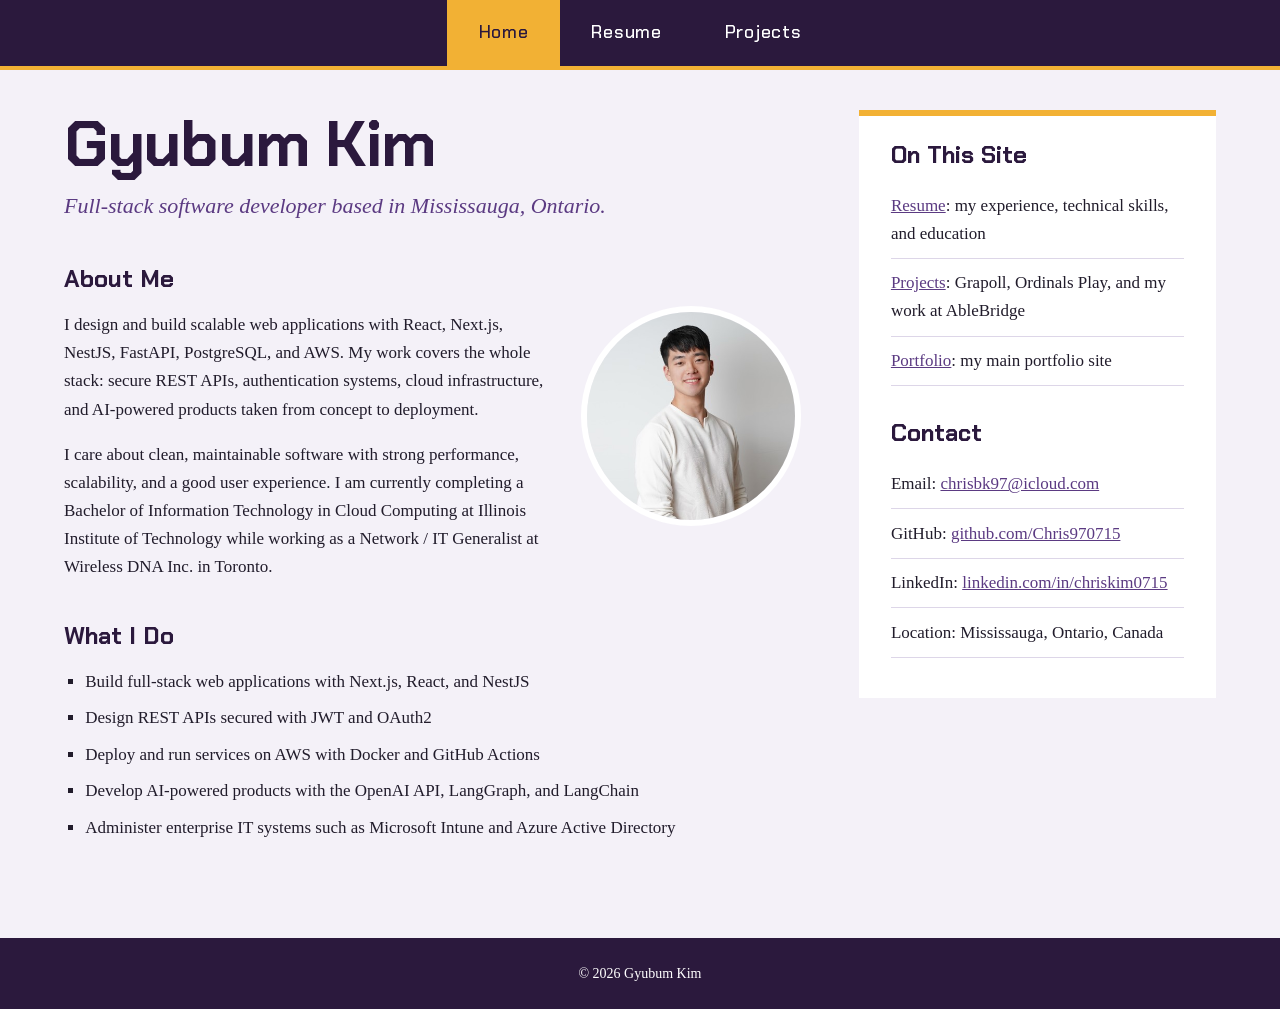
<file: index.html>
<!DOCTYPE html>
<html lang="en">
  <head>
    <meta charset="utf-8">
    <meta name="viewport" content="width=device-width, initial-scale=1">
    <title>Gyubum Kim - Home</title>
    <link rel="preconnect" href="https://fonts.googleapis.com">
    <link rel="preconnect" href="https://fonts.gstatic.com" crossorigin>
    <link rel="stylesheet" href="https://fonts.googleapis.com/css2?family=Chakra+Petch:wght@500;700&amp;display=swap">
    <link rel="stylesheet" href="css/normalize.css">
    <link rel="stylesheet" href="css/style.css">
  </head>
  <body id="home">
    <header>
      <nav>
        <ul>
          <li><a class="nav-home" href="index.html">Home</a></li>
          <li><a class="nav-resume" href="resume.html">Resume</a></li>
          <li><a class="nav-projects" href="page3.html">Projects</a></li>
        </ul>
      </nav>
    </header>
    <div class="wrapper">
      <main>
        <h1>Gyubum Kim</h1>
        <p class="tagline">Full-stack software developer based in Mississauga, Ontario.</p>
        <section>
          <h2>About Me</h2>
          <img class="portrait" src="media/profile.jpg" alt="Portrait of Gyubum Kim">
          <p>I design and build scalable web applications with React, Next.js, NestJS, FastAPI, PostgreSQL, and AWS. My work covers the whole stack: secure REST APIs, authentication systems, cloud infrastructure, and AI-powered products taken from concept to deployment.</p>
          <p>I care about clean, maintainable software with strong performance, scalability, and a good user experience. I am currently completing a Bachelor of Information Technology in Cloud Computing at Illinois Institute of Technology while working as a Network / IT Generalist at Wireless DNA Inc. in Toronto.</p>
        </section>
        <section>
          <h2>What I Do</h2>
          <ul>
            <li>Build full-stack web applications with Next.js, React, and NestJS</li>
            <li>Design REST APIs secured with JWT and OAuth2</li>
            <li>Deploy and run services on AWS with Docker and GitHub Actions</li>
            <li>Develop AI-powered products with the OpenAI API, LangGraph, and LangChain</li>
            <li>Administer enterprise IT systems such as Microsoft Intune and Azure Active Directory</li>
          </ul>
        </section>
      </main>
      <aside>
        <section>
          <h2>On This Site</h2>
          <ul>
            <li><a href="resume.html">Resume</a>: my experience, technical skills, and education</li>
            <li><a href="page3.html">Projects</a>: Grapoll, Ordinals Play, and my work at AbleBridge</li>
            <li><a href="https://www.torontovillain.com/">Portfolio</a>: my main portfolio site</li>
          </ul>
        </section>
        <section>
          <h2>Contact</h2>
          <ul>
            <li>Email: <a href="mailto:chrisbk97@icloud.com">chrisbk97@icloud.com</a></li>
            <li>GitHub: <a href="https://github.com/Chris970715">github.com/Chris970715</a></li>
            <li>LinkedIn: <a href="https://www.linkedin.com/in/chriskim0715/">linkedin.com/in/chriskim0715</a></li>
            <li>Location: Mississauga, Ontario, Canada</li>
          </ul>
        </section>
      </aside>
    </div>
    <footer>
      <p>&copy; 2026 Gyubum Kim</p>
    </footer>
  </body>
</html>
</file>
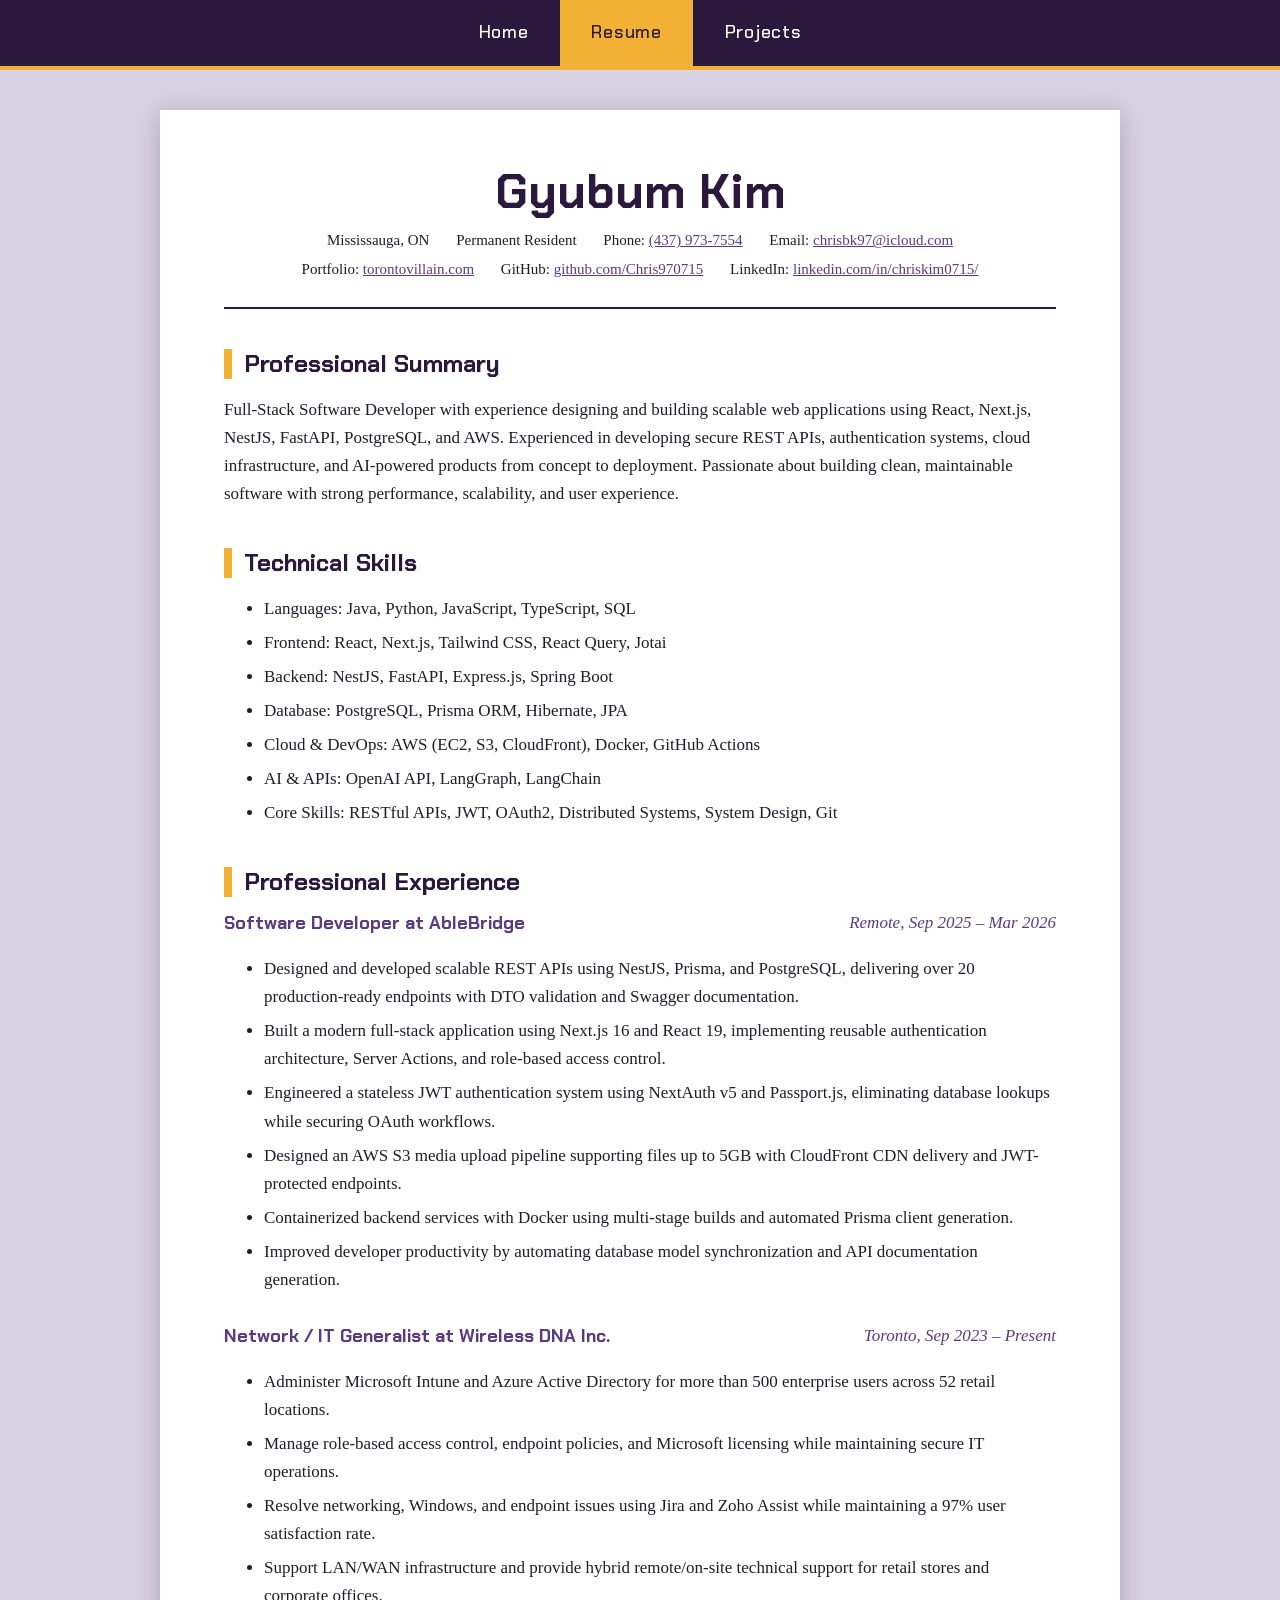
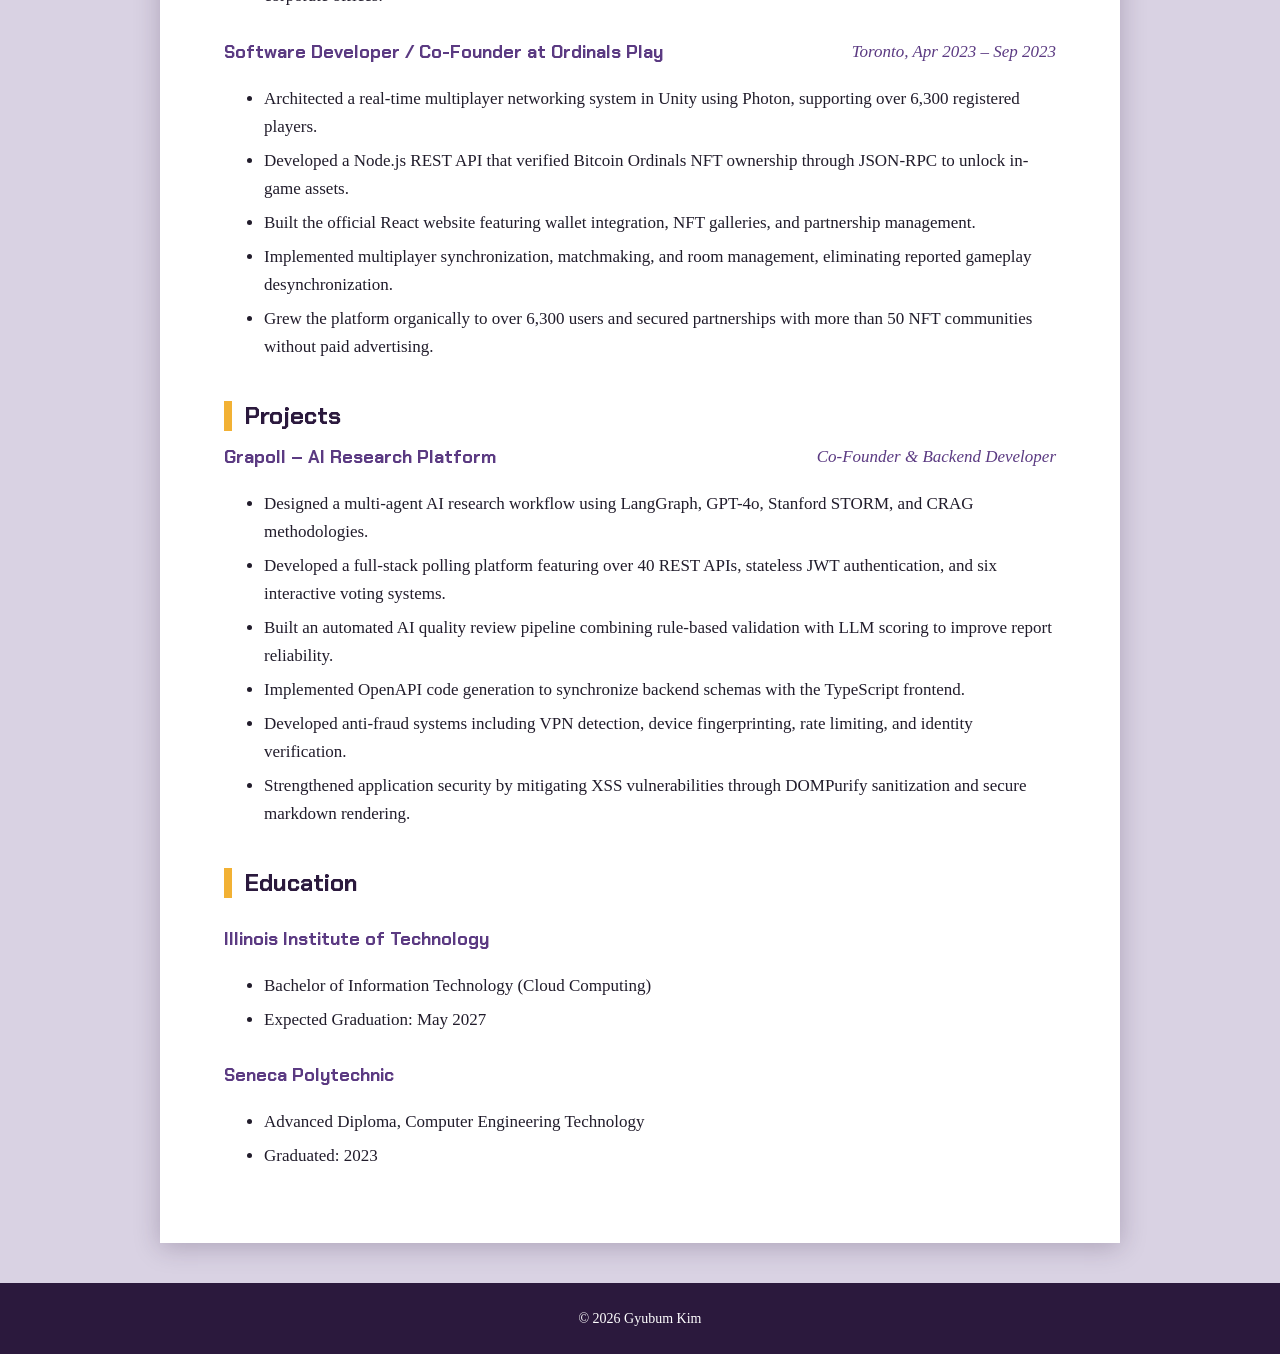
<file: resume.html>
<!DOCTYPE html>
<html lang="en">
  <head>
    <meta charset="utf-8">
    <meta name="viewport" content="width=device-width, initial-scale=1">
    <title>Gyubum Kim - Resume</title>
    <link rel="preconnect" href="https://fonts.googleapis.com">
    <link rel="preconnect" href="https://fonts.gstatic.com" crossorigin>
    <link rel="stylesheet" href="https://fonts.googleapis.com/css2?family=Chakra+Petch:wght@500;700&amp;display=swap">
    <link rel="stylesheet" href="css/normalize.css">
    <link rel="stylesheet" href="css/style.css">
  </head>
  <body id="resume">
    <header>
      <nav>
        <ul>
          <li><a class="nav-home" href="index.html">Home</a></li>
          <li><a class="nav-resume" href="resume.html">Resume</a></li>
          <li><a class="nav-projects" href="page3.html">Projects</a></li>
        </ul>
      </nav>
    </header>
    <div class="wrapper">
      <main>
        <h1>Gyubum Kim</h1>
        <ul class="contact">
          <li>Mississauga, ON</li>
          <li>Permanent Resident</li>
          <li>Phone: <a href="tel:+14379737554">(437) 973-7554</a></li>
          <li>Email: <a href="mailto:chrisbk97@icloud.com">chrisbk97@icloud.com</a></li>
          <li>Portfolio: <a href="https://www.torontovillain.com/">torontovillain.com</a></li>
          <li>GitHub: <a href="https://github.com/Chris970715">github.com/Chris970715</a></li>
          <li>LinkedIn: <a href="https://www.linkedin.com/in/chriskim0715/">linkedin.com/in/chriskim0715/</a></li>
        </ul>
        <section>
          <h2>Professional Summary</h2>
          <p>Full-Stack Software Developer with experience designing and building scalable web applications using React, Next.js, NestJS, FastAPI, PostgreSQL, and AWS. Experienced in developing secure REST APIs, authentication systems, cloud infrastructure, and AI-powered products from concept to deployment. Passionate about building clean, maintainable software with strong performance, scalability, and user experience.</p>
        </section>
        <section>
          <h2>Technical Skills</h2>
          <ul>
            <li>Languages: Java, Python, JavaScript, TypeScript, SQL</li>
            <li>Frontend: React, Next.js, Tailwind CSS, React Query, Jotai</li>
            <li>Backend: NestJS, FastAPI, Express.js, Spring Boot</li>
            <li>Database: PostgreSQL, Prisma ORM, Hibernate, JPA</li>
            <li>Cloud &amp; DevOps: AWS (EC2, S3, CloudFront), Docker, GitHub Actions</li>
            <li>AI &amp; APIs: OpenAI API, LangGraph, LangChain</li>
            <li>Core Skills: RESTful APIs, JWT, OAuth2, Distributed Systems, System Design, Git</li>
          </ul>
        </section>
        <section>
          <h2>Professional Experience</h2>
          <article class="job">
            <h3>Software Developer at AbleBridge</h3>
            <p class="meta">Remote, Sep 2025 &ndash; Mar 2026</p>
            <ul>
              <li>Designed and developed scalable REST APIs using NestJS, Prisma, and PostgreSQL, delivering over 20 production-ready endpoints with DTO validation and Swagger documentation.</li>
              <li>Built a modern full-stack application using Next.js 16 and React 19, implementing reusable authentication architecture, Server Actions, and role-based access control.</li>
              <li>Engineered a stateless JWT authentication system using NextAuth v5 and Passport.js, eliminating database lookups while securing OAuth workflows.</li>
              <li>Designed an AWS S3 media upload pipeline supporting files up to 5GB with CloudFront CDN delivery and JWT-protected endpoints.</li>
              <li>Containerized backend services with Docker using multi-stage builds and automated Prisma client generation.</li>
              <li>Improved developer productivity by automating database model synchronization and API documentation generation.</li>
            </ul>
          </article>
          <article class="job">
            <h3>Network / IT Generalist at Wireless DNA Inc.</h3>
            <p class="meta">Toronto, Sep 2023 &ndash; Present</p>
            <ul>
              <li>Administer Microsoft Intune and Azure Active Directory for more than 500 enterprise users across 52 retail locations.</li>
              <li>Manage role-based access control, endpoint policies, and Microsoft licensing while maintaining secure IT operations.</li>
              <li>Resolve networking, Windows, and endpoint issues using Jira and Zoho Assist while maintaining a 97% user satisfaction rate.</li>
              <li>Support LAN/WAN infrastructure and provide hybrid remote/on-site technical support for retail stores and corporate offices.</li>
            </ul>
          </article>
          <article class="job">
            <h3>Software Developer / Co-Founder at Ordinals Play</h3>
            <p class="meta">Toronto, Apr 2023 &ndash; Sep 2023</p>
            <ul>
              <li>Architected a real-time multiplayer networking system in Unity using Photon, supporting over 6,300 registered players.</li>
              <li>Developed a Node.js REST API that verified Bitcoin Ordinals NFT ownership through JSON-RPC to unlock in-game assets.</li>
              <li>Built the official React website featuring wallet integration, NFT galleries, and partnership management.</li>
              <li>Implemented multiplayer synchronization, matchmaking, and room management, eliminating reported gameplay desynchronization.</li>
              <li>Grew the platform organically to over 6,300 users and secured partnerships with more than 50 NFT communities without paid advertising.</li>
            </ul>
          </article>
        </section>
        <section>
          <h2>Projects</h2>
          <article class="job">
            <h3>Grapoll &ndash; AI Research Platform</h3>
            <p class="meta">Co-Founder &amp; Backend Developer</p>
            <ul>
              <li>Designed a multi-agent AI research workflow using LangGraph, GPT-4o, Stanford STORM, and CRAG methodologies.</li>
              <li>Developed a full-stack polling platform featuring over 40 REST APIs, stateless JWT authentication, and six interactive voting systems.</li>
              <li>Built an automated AI quality review pipeline combining rule-based validation with LLM scoring to improve report reliability.</li>
              <li>Implemented OpenAPI code generation to synchronize backend schemas with the TypeScript frontend.</li>
              <li>Developed anti-fraud systems including VPN detection, device fingerprinting, rate limiting, and identity verification.</li>
              <li>Strengthened application security by mitigating XSS vulnerabilities through DOMPurify sanitization and secure markdown rendering.</li>
            </ul>
          </article>
        </section>
        <section>
          <h2>Education</h2>
          <h3>Illinois Institute of Technology</h3>
          <ul>
            <li>Bachelor of Information Technology (Cloud Computing)</li>
            <li>Expected Graduation: May 2027</li>
          </ul>
          <h3>Seneca Polytechnic</h3>
          <ul>
            <li>Advanced Diploma, Computer Engineering Technology</li>
            <li>Graduated: 2023</li>
          </ul>
        </section>
      </main>
    </div>
    <footer>
      <p>&copy; 2026 Gyubum Kim</p>
    </footer>
  </body>
</html>
</file>
<file: css/style.css>
html {
  box-sizing: border-box;
  font-size: 100%;
}

*,
*::before,
*::after {
  box-sizing: inherit;
}

body {
  background-color: #f4f1f8;
  color: #211c2b;
  font-family: Georgia, "Times New Roman", serif;
  font-size: 1.0625rem;
  line-height: 1.65;
}

h1,
h2,
h3,
nav {
  font-family: "Chakra Petch", "Trebuchet MS", sans-serif;
}

h1 {
  color: #2b193d;
  font-size: 2.75rem;
  line-height: 1.1;
  margin: 0 0 0.5rem;
}

h2 {
  color: #2b193d;
  font-size: 1.5rem;
  line-height: 1.25;
  margin: 0 0 0.75rem;
}

h3 {
  color: #5b3a82;
  font-size: 1.125rem;
  margin: 1.5em 0 0.5em;
}

a {
  color: #5b3a82;
}

a:hover,
a:focus {
  background-color: #f2b134;
  color: #2b193d;
}

img,
video {
  height: auto;
  max-width: 100%;
}

header {
  background-color: #2b193d;
  border-bottom: 0.25rem solid #f2b134;
}

nav {
  overflow: hidden;
  text-align: center;
}

nav ul {
  display: inline-block;
  list-style-type: none;
  margin: 0;
  padding: 0;
  vertical-align: top;
}

nav ul li {
  float: left;
}

nav ul li a {
  color: #ffffff;
  display: block;
  font-size: 1.125rem;
  font-weight: 500;
  letter-spacing: 0.04em;
  padding: 1em 1.75em;
  text-decoration: none;
}

nav ul li a:hover,
nav ul li a:focus {
  background-color: #5b3a82;
  color: #f2b134;
}

#home .nav-home,
#resume .nav-resume,
#projects .nav-projects {
  background-color: #f2b134;
  color: #2b193d;
}

.wrapper {
  margin: 0 auto;
  max-width: 75rem;
  overflow: hidden;
  padding: 2.5rem 0 3.5rem;
  width: 90%;
}

footer {
  background-color: #2b193d;
  clear: both;
  color: #ffffff;
  font-size: 0.875rem;
  padding: 1.5rem 0;
  text-align: center;
}

footer p {
  margin: 0;
}

#home main {
  float: left;
  width: 64%;
}

#home aside {
  background-color: #ffffff;
  border-top: 0.375rem solid #f2b134;
  float: right;
  overflow-wrap: break-word;
  padding: 1.5rem 2rem 0.5rem;
  width: 31%;
}

#home h1 {
  font-size: 4rem;
  letter-spacing: -0.02em;
}

#home .tagline {
  color: #5b3a82;
  font-size: 1.375rem;
  font-style: italic;
  margin: 0 0 2.5rem;
}

#home main section {
  clear: both;
  margin-bottom: 2.5rem;
}

#home .portrait {
  border: 0.375rem solid #ffffff;
  border-radius: 50%;
  float: right;
  margin: 0 0 1rem 1.5rem;
  max-width: 220px;
  width: 35%;
}

#home main ul {
  list-style-type: square;
  padding-left: 1.25em;
}

#home main ul li {
  margin-bottom: 0.5em;
}

#home aside section {
  margin-bottom: 2rem;
}

#home aside ul {
  list-style-type: none;
  margin: 0;
  padding: 0;
}

#home aside ul li {
  border-bottom: 1px solid #ddd6e8;
  padding: 0.6em 0;
}

#resume {
  background-color: #d9d2e3;
  min-width: 960px;
}

#resume .wrapper {
  background-color: #ffffff;
  box-shadow: 0 0.25rem 1.5rem rgba(43, 25, 61, 0.25);
  margin: 2.5rem auto;
  max-width: none;
  padding: 3.5rem 4rem;
  width: 960px;
}

#resume h1 {
  font-size: 3rem;
  text-align: center;
}

#resume .contact {
  border-bottom: 0.125rem solid #2b193d;
  list-style-type: none;
  margin: 0 0 2.5rem;
  padding: 0 0 1.5rem;
  text-align: center;
}

#resume .contact li {
  display: inline-block;
  font-size: 0.9375rem;
  margin: 0 0.75em;
}

#resume h2 {
  border-left: 0.5rem solid #f2b134;
  margin-top: 2.5rem;
  padding-left: 0.75rem;
}

#resume section ul li {
  margin-bottom: 0.35em;
}

#resume .job {
  margin-bottom: 1.75rem;
  position: relative;
}

#resume .job h3 {
  margin: 0 0 0.5rem;
  padding-right: 19rem;
}

#resume .job .meta {
  color: #5b3a82;
  font-style: italic;
  margin: 0;
  position: absolute;
  right: 0;
  top: 0;
}

#projects .wrapper {
  max-width: 70rem;
  width: 86%;
}

#projects main > p {
  font-size: 1.25rem;
  max-width: 45em;
}

#projects h2 {
  margin-bottom: 1rem;
}

#projects section {
  background-color: #ffffff;
  border-left: 0.5rem solid #5b3a82;
  margin: 2.5rem 0;
  overflow: hidden;
  padding: 2rem 4%;
}

#projects video {
  background-color: #211c2b;
  float: right;
  margin: 0 0 1rem 4%;
  width: 46%;
}

#projects figure {
  float: left;
  margin: 0 4% 1.5rem 0;
  width: 48%;
}

#projects figure + figure {
  margin-right: 0;
}

#projects figure img {
  border: 1px solid #ddd6e8;
  display: block;
  width: 100%;
}

#projects figcaption {
  font-size: 0.875rem;
  font-style: italic;
  padding-top: 0.4em;
  text-align: center;
}

#projects h3 {
  clear: both;
}

#projects .tech {
  list-style-type: none;
  margin: 0;
  overflow: hidden;
  padding: 0;
}

#projects .tech li {
  background-color: #f4f1f8;
  border: 1px solid #ddd6e8;
  float: left;
  font-family: "Courier New", Courier, monospace;
  font-size: 0.875rem;
  margin: 0 0.5em 0.5em 0;
  padding: 0.3em 0.8em;
}

@media screen and (max-width: 48em) {
  nav ul li a {
    padding: 1em;
  }

  #home main,
  #home aside {
    float: none;
    width: auto;
  }

  #home h1 {
    font-size: 2.75rem;
  }

  #projects video,
  #projects figure {
    float: none;
    margin: 0 0 1.5rem;
    width: 100%;
  }
}
</file>
